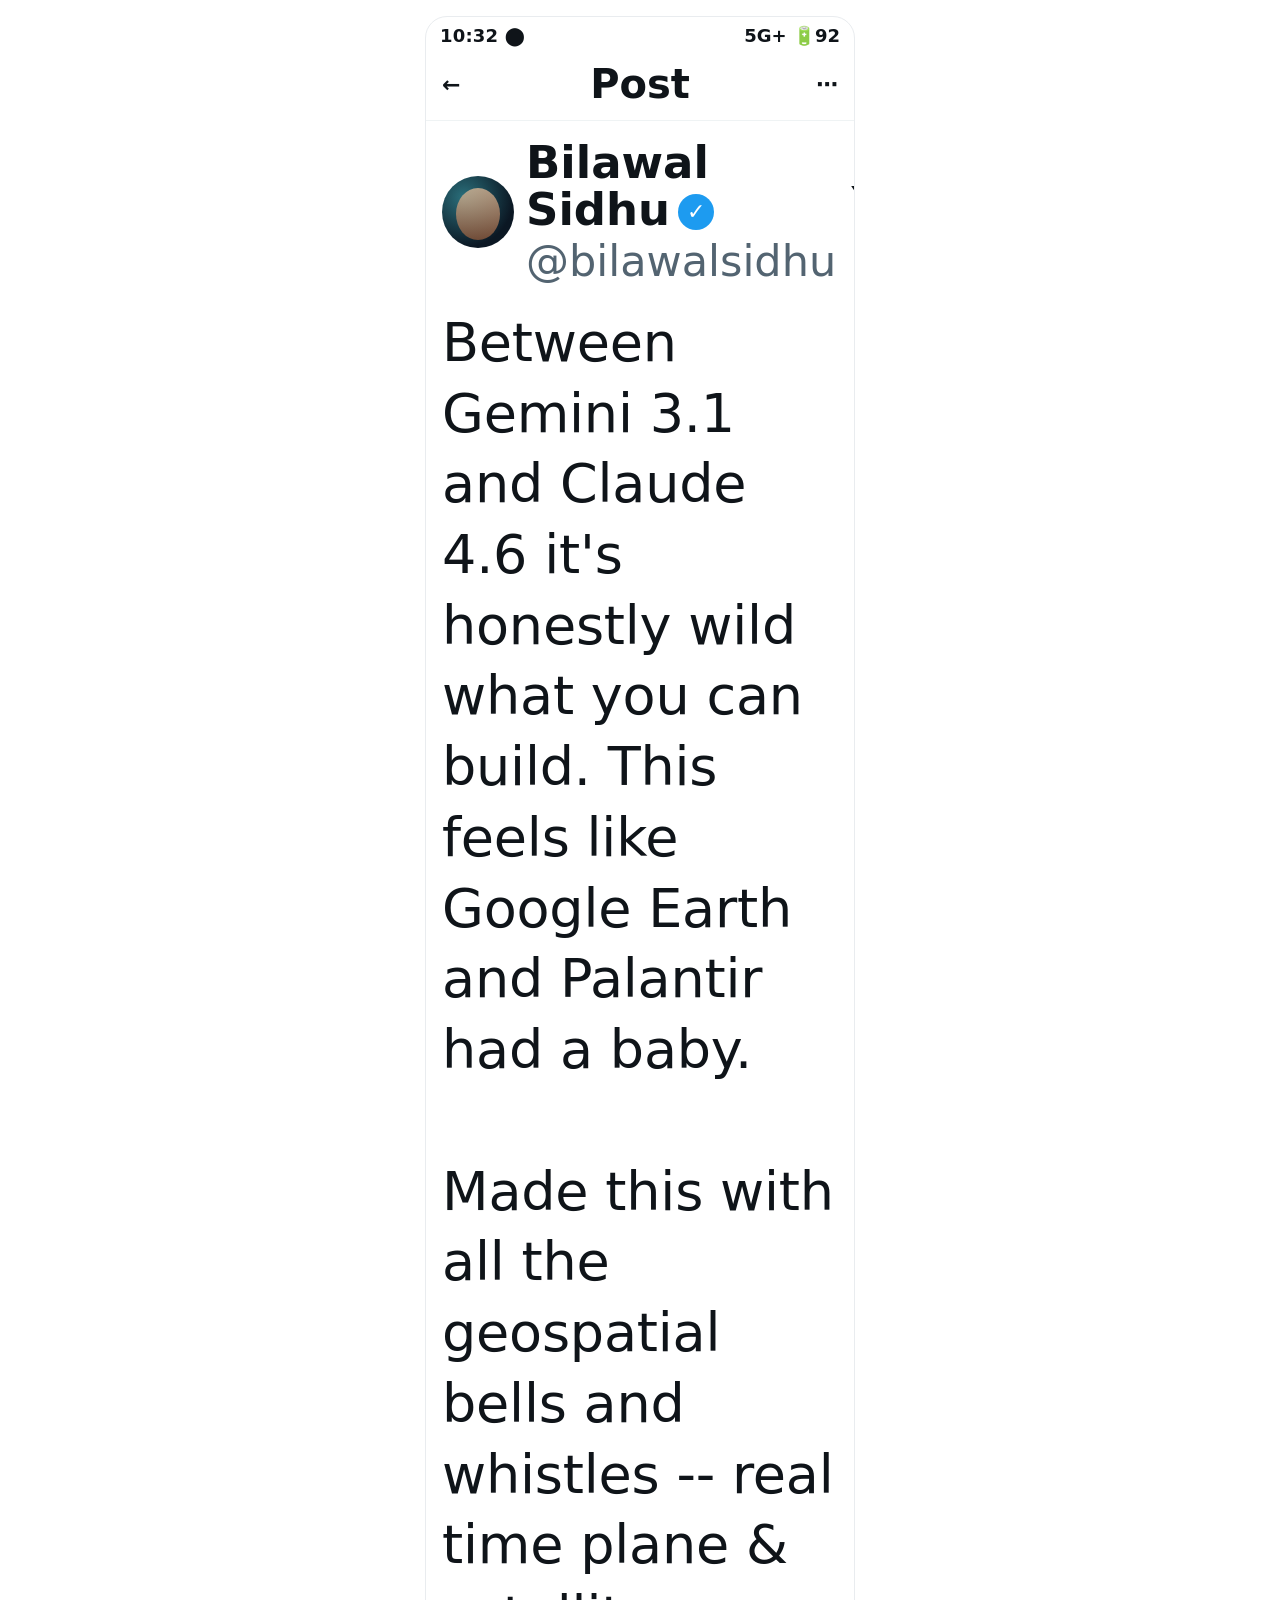
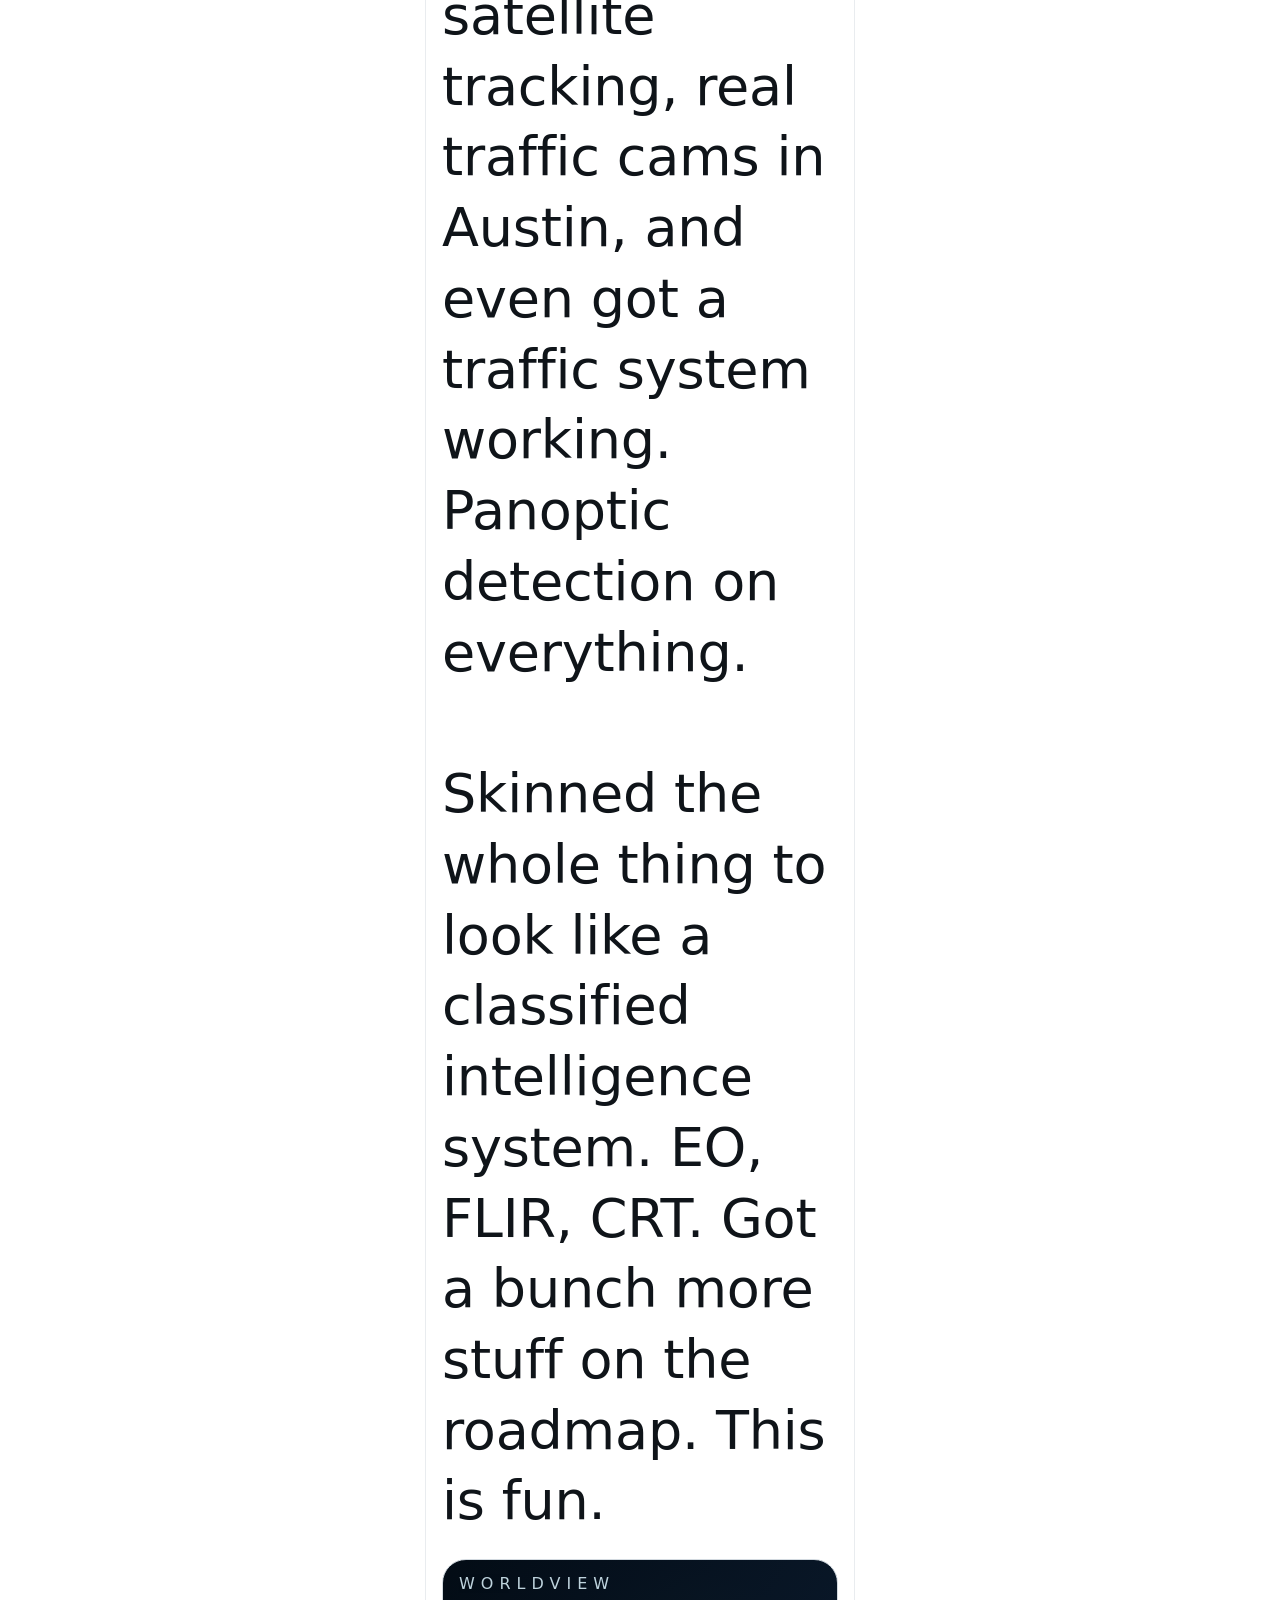
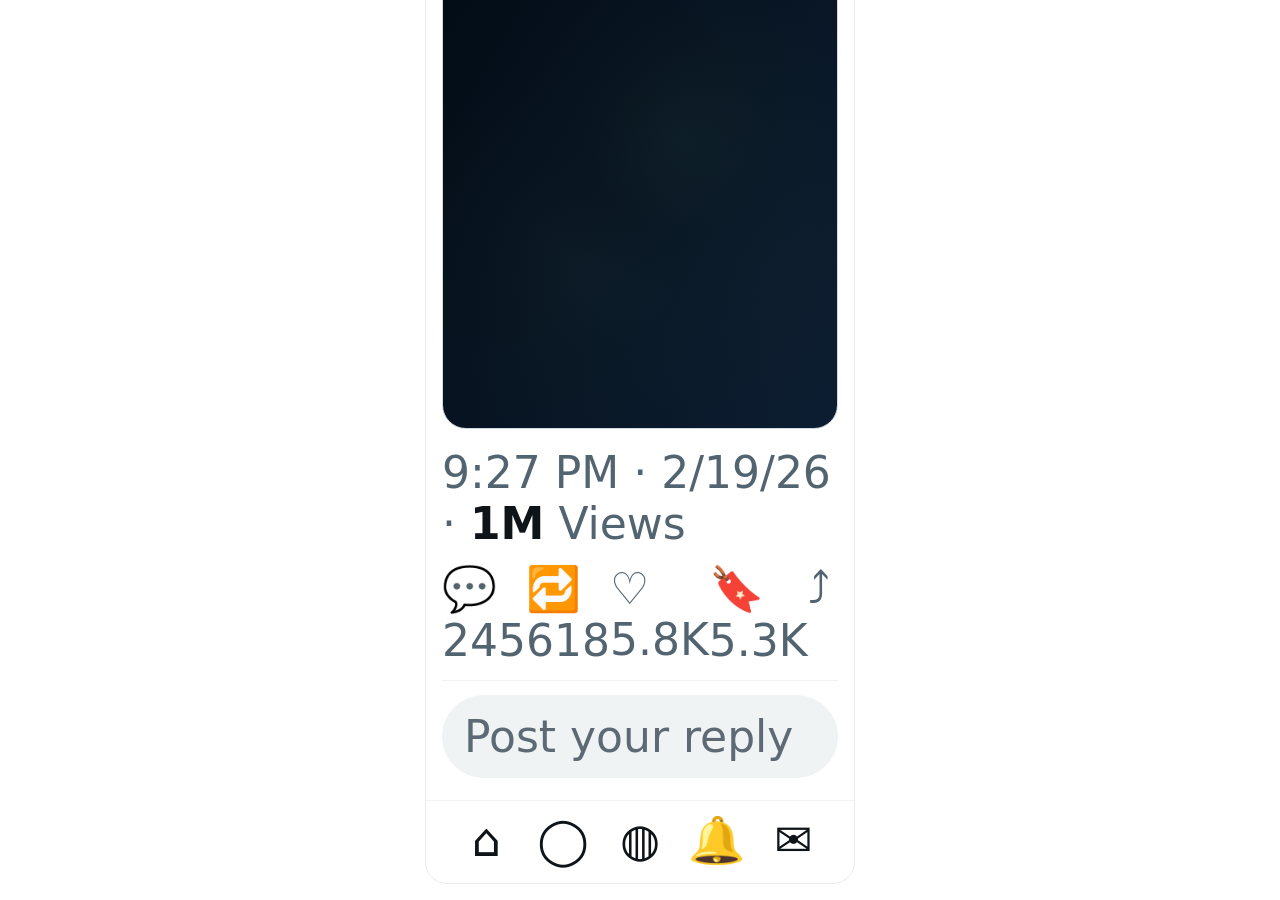
<file: mockups/x_post_mockup.html>
<!doctype html>
<html lang="en">
<head>
  <meta charset="UTF-8" />
  <meta name="viewport" content="width=device-width, initial-scale=1.0" />
  <title>X Post Mockup</title>
  <style>
    :root {
      --text: #0f1419;
      --muted: #536471;
      --line: #eff3f4;
      --blue: #1d9bf0;
    }

    * { box-sizing: border-box; }

    body {
      margin: 0;
      font-family: Inter, system-ui, -apple-system, Segoe UI, Roboto, Helvetica, Arial, sans-serif;
      color: var(--text);
      background: #fff;
      display: flex;
      justify-content: center;
      padding: 16px;
    }

    .phone {
      width: min(100%, 430px);
      border-radius: 22px;
      background: #fff;
      border: 1px solid #e9ecef;
      overflow: hidden;
    }

    .topbar {
      padding: 8px 14px 2px;
      font-weight: 600;
      display: flex;
      align-items: center;
      justify-content: space-between;
      font-size: 18px;
    }

    .status { font-weight: 700; letter-spacing: .2px; }

    .nav {
      padding: 16px;
      display: grid;
      grid-template-columns: 40px 1fr 40px;
      align-items: center;
      font-weight: 700;
      font-size: 22px;
      border-bottom: 1px solid var(--line);
    }

    .nav .title { text-align: center; font-size: 40px; line-height: 1; }

    .content { padding: 18px 16px 8px; }

    .author {
      display: grid;
      grid-template-columns: 72px 1fr auto;
      gap: 12px;
      align-items: center;
    }

    .avatar {
      width: 72px;
      height: 72px;
      border-radius: 50%;
      background: radial-gradient(circle at 30% 30%, #2a6f7b 0, #0b1723 70%);
      position: relative;
    }

    .avatar::after {
      content: "";
      position: absolute;
      inset: 12px 14px 8px;
      border-radius: 50%;
      background: linear-gradient(180deg, #f2c29b, #9b5f3d);
      opacity: .7;
    }

    .author .name {
      font-size: 45px;
      font-weight: 800;
      line-height: 1.05;
    }

    .handle {
      color: var(--muted);
      font-size: 43px;
    }

    .xlogo {
      font-size: 56px;
      font-weight: 500;
      margin-top: -12px;
    }

    .post {
      font-size: 54px;
      line-height: 1.31;
      letter-spacing: -0.2px;
      margin: 22px 0;
    }

    .media {
      height: 470px;
      border-radius: 24px;
      overflow: hidden;
      border: 1px solid #d2d9df;
      background:
        linear-gradient(120deg, rgba(2, 11, 20, 0.95), rgba(12, 29, 50, 0.9)),
        radial-gradient(circle at 60% 38%, #5e8e4f 0%, #2d4731 25%, transparent 45%),
        radial-gradient(circle at 36% 63%, #638875 0%, #2a4538 26%, transparent 48%),
        radial-gradient(circle at 70% 60%, #2f4f42 0%, #111d2d 60%);
      position: relative;
      margin-bottom: 18px;
    }

    .media::before {
      content: "WORLDVIEW";
      position: absolute;
      top: 14px;
      left: 16px;
      color: #dff6ff;
      letter-spacing: 6px;
      font-size: 16px;
      opacity: .85;
    }

    .meta {
      color: var(--muted);
      font-size: 44px;
      margin-bottom: 14px;
    }

    .meta strong { color: var(--text); }

    .actions {
      display: grid;
      grid-template-columns: repeat(5, 1fr);
      color: var(--muted);
      font-size: 44px;
      padding-bottom: 14px;
      border-bottom: 1px solid var(--line);
    }

    .reply {
      margin: 14px 0;
      border-radius: 999px;
      background: #eff3f4;
      color: #5d6a75;
      padding: 16px 22px;
      font-size: 44px;
    }

    .bottom {
      border-top: 1px solid var(--line);
      padding: 12px 22px 16px;
      display: grid;
      grid-template-columns: repeat(5, 1fr);
      text-align: center;
      font-size: 46px;
    }

    .blue-check {
      color: white;
      background: var(--blue);
      border-radius: 50%;
      width: 36px;
      height: 36px;
      display: inline-grid;
      place-items: center;
      font-size: 22px;
      margin-left: 8px;
      transform: translateY(-6px);
    }

    @media (max-width: 500px) {
      .phone { border-radius: 0; border: none; }
      .author .name { font-size: 12vw; }
      .handle, .post, .meta, .actions, .reply, .bottom { font-size: 7vw; }
      .nav .title { font-size: 8vw; }
      .xlogo { font-size: 9vw; }
    }
  </style>
</head>
<body>
  <div class="phone">
    <div class="topbar">
      <div class="status">10:32 ⬤</div>
      <div>5G+ 🔋92</div>
    </div>

    <div class="nav">
      <div>←</div>
      <div class="title">Post</div>
      <div style="text-align:right">⋯</div>
    </div>

    <div class="content">
      <div class="author">
        <div class="avatar"></div>
        <div>
          <div class="name">Bilawal Sidhu<span class="blue-check">✓</span></div>
          <div class="handle">@bilawalsidhu</div>
        </div>
        <div class="xlogo">𝕏.com</div>
      </div>

      <div class="post">
        Between Gemini 3.1 and Claude 4.6 it's honestly wild what you can build. This feels like Google Earth and Palantir had a baby.<br><br>
        Made this with all the geospatial bells and whistles -- real time plane & satellite tracking, real traffic cams in Austin, and even got a traffic system working. Panoptic detection on everything.<br><br>
        Skinned the whole thing to look like a classified intelligence system. EO, FLIR, CRT. Got a bunch more stuff on the roadmap. This is fun.
      </div>

      <div class="media"></div>
      <div class="meta">9:27 PM · 2/19/26 · <strong>1M</strong> Views</div>
      <div class="actions">
        <div>💬 245</div>
        <div>🔁 618</div>
        <div>♡ 5.8K</div>
        <div>🔖 5.3K</div>
        <div>⤴︎</div>
      </div>

      <div class="reply">Post your reply</div>
    </div>

    <div class="bottom">
      <div>⌂</div>
      <div>◯</div>
      <div>◍</div>
      <div>🔔</div>
      <div>✉</div>
    </div>
  </div>
</body>
</html>
</file>
